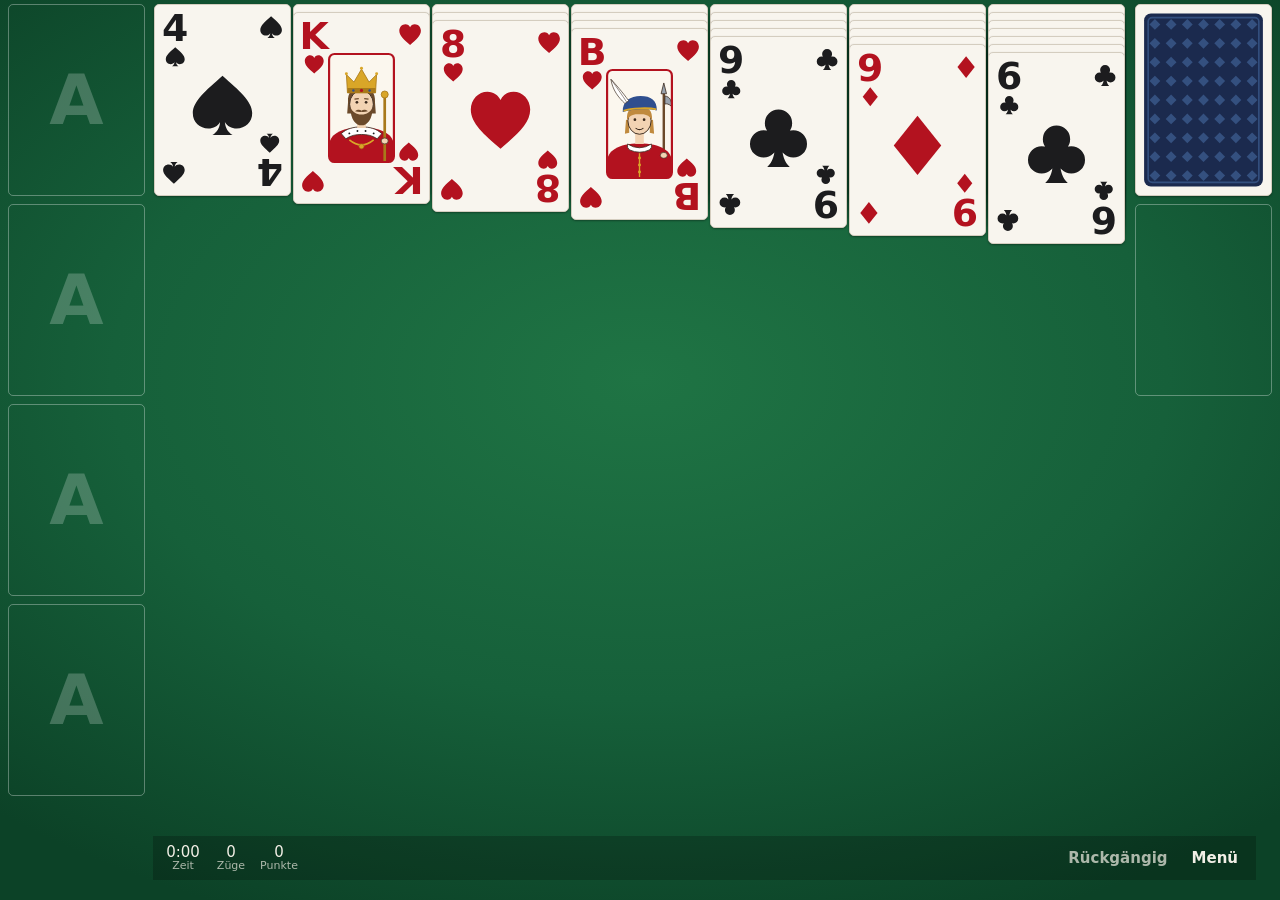
<file: vorschau/index.html>
<!doctype html>
<html lang="de">
  <head>
    <meta charset="utf-8" />
    <meta name="viewport" content="width=device-width, initial-scale=1" />
    <title>Solitär</title>
    <meta name="robots" content="noindex" />
    <meta name="theme-color" content="#16603a" />
    <meta name="apple-mobile-web-app-capable" content="yes" />
    <meta name="mobile-web-app-capable" content="yes" />
    <meta name="apple-mobile-web-app-title" content="Solitär" />
    <meta name="apple-mobile-web-app-status-bar-style" content="black" />
    <link rel="manifest" href="./manifest.webmanifest" />
    <link rel="apple-touch-icon" sizes="180x180" href="./symbole/apple-touch-icon.png" />
    <script type="module" crossorigin src="./assets/index-BBA0Qzjd.js"></script>
    <link rel="stylesheet" crossorigin href="./assets/index-rAFTjNwX.css">
  </head>
  <body>
    <main id="app"><h1 class="nur-lesen">Solitär</h1></main>
    <div id="tisch" class="tisch"></div>
  </body>
</html>
</file>
<file: vorschau/assets/index-rAFTjNwX.css>
:root{--filz-licht:#1f7444;--filz:#16603a;--filz-tief:#0c4227;--karte-flaeche:#f8f5ee;--karte-rand:#d4cdbf;--karte-rot:#b3121f;--karte-schwarz:#1c1c1e;--karte-radius:5px;--karte-schatten:0 1px 2px #00000059;--bild-grund:#fbf7ee;--bild-haut:#f2d3b3;--bild-wange:#eeb9ad;--bild-haar:#6b4a2b;--bild-haar-hell:#c08a3e;--bild-gold:#d9a628;--bild-gold-dunkel:#a8791a;--bild-blau:#2f4f8f;--bild-gruen:#2e6b3a;--bild-metall:#9aa3ad;--bild-rose-dunkel:#7d0c16;--bild-weiss:#fff;--bild-linie:#3a2a1e;--rueckseite:#1b2a4e;--rueckseite-muster:#34507f;--platz-rand:#ffffff52;--platz-zeichen:#ffffff38;--leiste-flaeche:#00000038;--leiste-text:#f2efe6;--leiste-text-leise:#f2efe6b3;--abdunkeln:#00000073;--dialog-flaeche:#f8f5ee;--dialog-text:#1c1c1e;--dialog-text-leise:#5b5852;--dialog-linie:#ddd6c8;--dialog-radius:14px;--dialog-schatten:0 8px 28px #0006;--knopf:#16603a;--knopf-text:#fff;--knopf-radius:10px;--schrift:-apple-system, system-ui, "Segoe UI", Roboto, "Helvetica Neue", Arial, sans-serif;--zeit-zurueckgleiten:.15s;--zeit-wackeln:.3s;--zeit-abschluss-schritt:80ms;--zeit-dialog:.2s}html,body{overscroll-behavior:none;background:var(--filz);height:100%;font-family:var(--schrift);-webkit-text-size-adjust:100%;margin:0;overflow:hidden}.tisch{background:radial-gradient(ellipse 75% 65% at 50% 42%, var(--filz-licht) 0%, var(--filz) 55%, var(--filz-tief) 100%);-webkit-user-select:none;user-select:none;-webkit-touch-callout:none;-webkit-tap-highlight-color:transparent;position:fixed;inset:0}.karte,.platz{box-sizing:border-box;border-radius:var(--karte-radius);position:absolute}.karte{background:var(--karte-flaeche);border:.5px solid var(--karte-rand);box-shadow:var(--karte-schatten);overflow:hidden}.karte>svg{width:100%;height:100%;display:block}.karte text{font-family:var(--schrift);font-weight:700}.karte .rot{fill:var(--karte-rot)}.karte .schwarz{fill:var(--karte-schwarz)}.karte .rahmen-rot{fill:none;stroke:var(--karte-rot)}.karte .rahmen-schwarz{fill:none;stroke:var(--karte-schwarz)}.karte .bild-grund{fill:var(--bild-grund)}.karte .bild-haut{fill:var(--bild-haut);stroke:var(--bild-linie)}.karte .bild-haut-flaeche{fill:var(--bild-haut)}.karte .bild-haar{fill:var(--bild-haar)}.karte .bild-haar-hell{fill:var(--bild-haar-hell)}.karte .bild-haarstrich,.karte .bild-holzstrich{fill:none;stroke:var(--bild-haar)}.karte .bild-gold{fill:var(--bild-gold)}.karte .bild-gold-rand{fill:var(--bild-gold);stroke:var(--bild-gold-dunkel)}.karte .bild-gold-dunkel{fill:var(--bild-gold-dunkel)}.karte .bild-goldstrich{fill:none;stroke:var(--bild-gold)}.karte .bild-golddunkel-strich{fill:none;stroke:var(--bild-gold-dunkel)}.karte .bild-blau{fill:var(--bild-blau)}.karte .bild-weiss{fill:var(--bild-weiss);stroke:var(--bild-linie)}.karte .bild-perle{fill:var(--bild-weiss)}.karte .bild-linie{fill:var(--bild-linie)}.karte .bild-strich{fill:none;stroke:var(--bild-linie)}.karte .bild-wange{fill:var(--bild-wange)}.karte .bild-gruen{fill:var(--bild-gruen)}.karte .bild-gruen-strich{fill:none;stroke:var(--bild-gruen)}.karte .bild-rosenstrich{fill:none;stroke:var(--bild-rose-dunkel)}.karte .bild-metall{fill:var(--bild-metall);stroke:var(--bild-linie)}.karte.verdeckt .grund{fill:var(--rueckseite)}.karte.verdeckt .muster{fill:var(--rueckseite-muster)}.karte.verdeckt .linie{fill:none;stroke:var(--rueckseite-muster)}.platz{border:1.5px solid var(--platz-rand)}.platz>svg{width:100%;height:100%;display:block}.platz .zeichen{fill:var(--platz-zeichen);font-family:var(--schrift);font-weight:700}.platz .zeichen-linie{fill:none;stroke:var(--platz-zeichen)}.leiste{box-sizing:border-box;background:var(--leiste-flaeche);color:var(--leiste-text);align-items:center;gap:4px;padding:0 8px;font-size:15px;display:flex;position:absolute}.leiste .wert{font-variant-numeric:tabular-nums;flex-direction:column;align-items:center;min-width:44px;line-height:1.1;display:flex}.leiste .wert small{color:var(--leiste-text-leise);font-size:11px}.leiste .luecke{flex:1}.leiste button{min-width:44px;min-height:44px;color:var(--leiste-text);font:inherit;background:0 0;border:0;padding:0 10px;font-weight:600}.leiste button:disabled{color:var(--leiste-text-leise)}.abdunkeln{background:var(--abdunkeln);justify-content:center;align-items:center;display:flex;position:fixed;inset:0}.dialog{box-sizing:border-box;border-radius:var(--dialog-radius);background:var(--dialog-flaeche);width:min(320px,100% - 32px);max-height:calc(100% - 24px);box-shadow:var(--dialog-schatten);color:var(--dialog-text);padding:20px;font-size:17px;overflow:auto}.dialog h2{text-align:center;margin:0 0 12px;font-size:22px}.dialog dl{grid-template-columns:1fr auto;gap:6px 12px;margin:0 0 16px;display:grid}.dialog dt{color:var(--dialog-text-leise)}.dialog dd{font-variant-numeric:tabular-nums;text-align:right;margin:0;font-weight:600}.dialog .knopf{border-radius:var(--knopf-radius);background:var(--knopf);width:100%;min-height:44px;color:var(--knopf-text);font:inherit;border:0;font-weight:600;display:block}.dialog .liste{margin:0;padding:0;list-style:none}.dialog .liste button{border:0;border-bottom:1px solid var(--dialog-linie);width:100%;min-height:44px;color:var(--dialog-text);font:inherit;text-align:left;background:0 0;display:block}.dialog .version{color:var(--dialog-text-leise);text-align:center;margin:12px 0 0;font-size:13px}.uebersicht{color:var(--leiste-text);margin:16px;padding-left:20px;font-size:17px;line-height:2}.uebersicht a{color:var(--leiste-text)}html,body{touch-action:manipulation}.tisch{touch-action:none}.tisch .karte,.tisch .platz{-webkit-user-select:none;user-select:none;-webkit-touch-callout:none}.tisch .karte>svg,.tisch .platz>svg{pointer-events:none}.hinweis{color:var(--leiste-text);text-align:center;justify-content:center;align-items:center;margin:0;padding:24px;font-size:19px;display:flex;position:absolute;inset:0}.nur-lesen{clip-path:inset(50%);white-space:nowrap;width:1px;height:1px;margin:-1px;position:absolute;overflow:hidden}@keyframes wackeln{0%,to{transform:translate(0)}20%{transform:translate(-4px)}40%{transform:translate(4px)}60%{transform:translate(-3px)}80%{transform:translate(3px)}}.wackeln{animation:.3s ease-in-out wackeln}@media (prefers-reduced-motion:reduce){*,:before,:after{transition:none!important;animation:none!important}}.ueberlagerung{pointer-events:none;position:fixed;inset:0}.ueberlagerung>*{pointer-events:auto}.ueberlagerung>.kaskade{pointer-events:none;position:fixed;inset:0;overflow:hidden}.ueberlagerung>.abdunkeln{animation:einblenden var(--zeit-dialog) ease-out}@keyframes einblenden{0%{opacity:0}to{opacity:1}}.tisch .karte.gezogen{z-index:50;box-shadow:var(--dialog-schatten)}.tisch .karte.zurueck{z-index:50;transition:transform var(--zeit-zurueckgleiten) ease-out}.ueberlagerung>.sackgasse{box-sizing:border-box;border-radius:var(--dialog-radius);background:var(--dialog-flaeche);width:min(360px,100% - 16px);box-shadow:var(--dialog-schatten);color:var(--dialog-text);padding:10px 12px;font-size:16px;position:fixed;bottom:52px;left:50%;transform:translate(-50%)}.sackgasse p{margin:0 0 6px}.sackgasse .aktionen{gap:8px;display:flex}.sackgasse button{border-radius:var(--knopf-radius);background:var(--knopf);min-width:44px;min-height:44px;color:var(--knopf-text);font:inherit;border:0;padding:0 12px;font-weight:600}.sackgasse button[data-aktion=schliessen]{color:var(--dialog-text-leise);background:0 0;margin-left:auto}.menue-ebene{pointer-events:none;position:fixed;inset:0}.menue-ebene>.abdunkeln{pointer-events:auto;animation:einblenden var(--zeit-dialog) ease-out}.dialog h3{margin:12px 0 6px;font-size:17px}.dialog .frage{text-align:center;margin:0 0 16px}.dialog .knopf+.knopf{margin-top:8px}.dialog .knopf.zweit{border:1px solid var(--dialog-linie);color:var(--dialog-text);background:0 0}.dialog .einstellung{border-bottom:1px solid var(--dialog-linie);flex-wrap:wrap;justify-content:space-between;align-items:center;gap:6px 12px;min-height:44px;display:flex}.dialog .einstellung .titel{flex:140px}.dialog .wahl{gap:4px;display:inline-flex}.dialog .wahl button{border:1px solid var(--dialog-linie);border-radius:var(--knopf-radius);min-width:44px;min-height:44px;color:var(--dialog-text);font:inherit;background:0 0;padding:0 12px}.dialog .wahl button[aria-pressed=true]{border-color:var(--knopf);background:var(--knopf);color:var(--knopf-text);font-weight:600}.dialog .einstellung+.version{text-align:left;margin:8px 0}.dialog .meldetext{box-sizing:border-box;border:1px solid var(--dialog-linie);border-radius:var(--knopf-radius);width:100%;color:var(--dialog-text);resize:none;background:0 0;margin:0 0 8px;padding:8px;font:16px/1.3 ui-monospace,Menlo,monospace}.dialog .status{margin:0 0 8px;font-size:15px}.dialog .status:empty{display:none}
</file>
